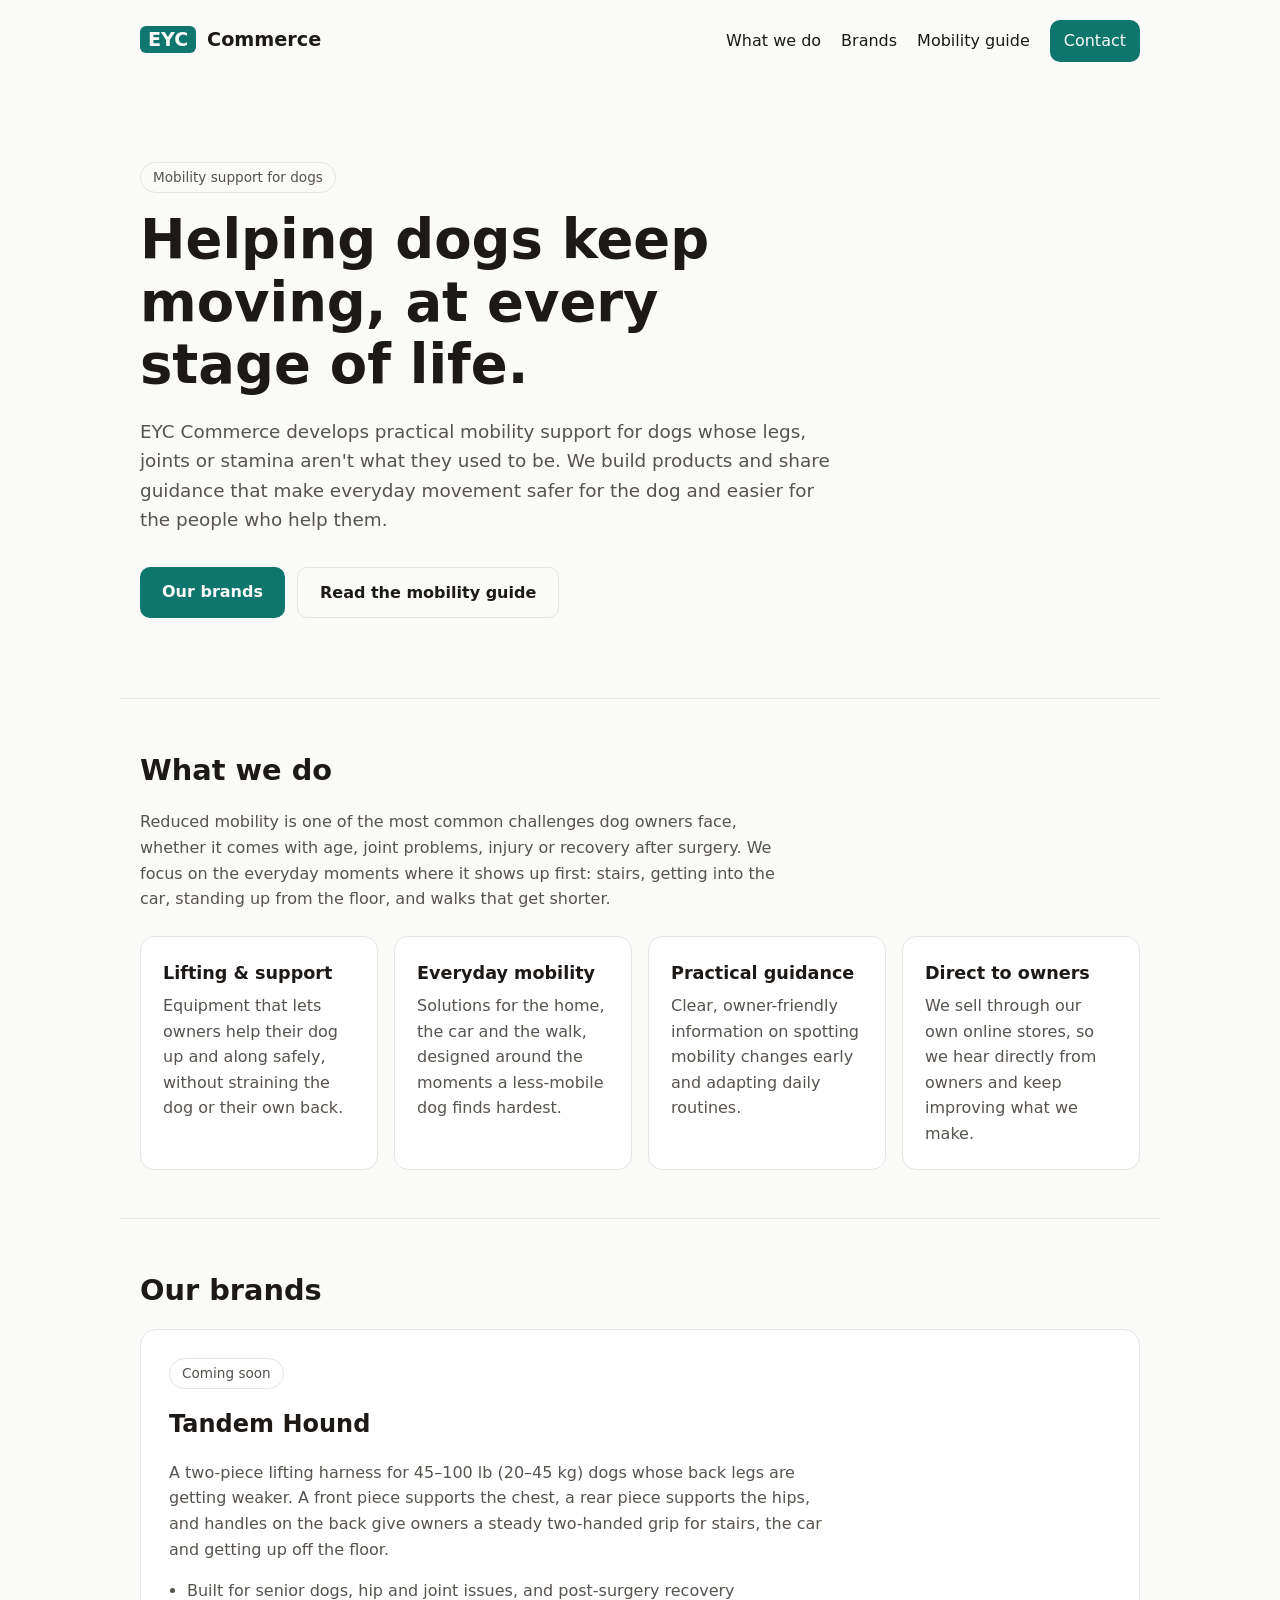
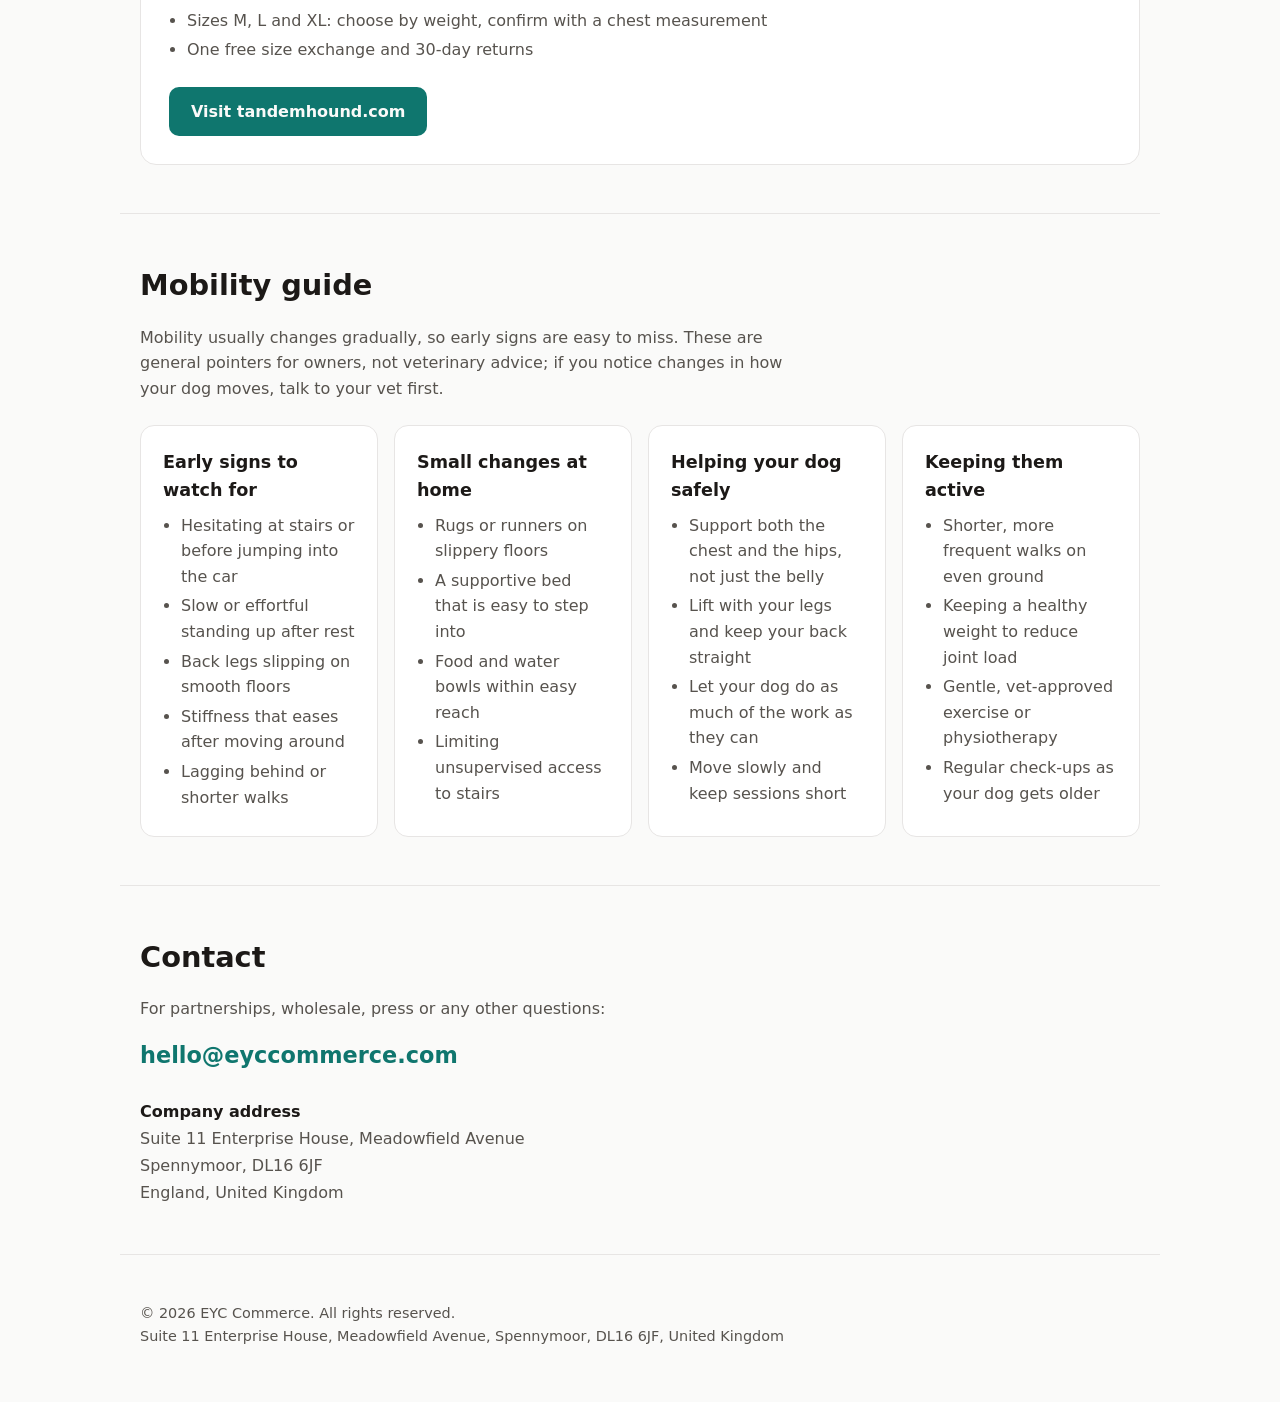
<file: index.html>
<!doctype html>
<html lang="en">
<head>
  <meta charset="utf-8">
  <meta name="viewport" content="width=device-width, initial-scale=1">
  <title>EYC Commerce — Mobility support for dogs</title>
  <meta name="description" content="EYC Commerce builds mobility support for dogs: practical products and plain-English guidance that help ageing, recovering and less-mobile dogs keep moving, and make life easier for the people who care for them.">
  <link rel="icon" href="assets/favicon.svg" type="image/svg+xml">
  <link rel="canonical" href="https://eyccommerce.com/">
  <meta property="og:title" content="EYC Commerce — Mobility support for dogs">
  <meta property="og:description" content="Practical products and guidance for dogs with weaker legs, and the people who help them.">
  <meta property="og:url" content="https://eyccommerce.com/">
  <link rel="stylesheet" href="assets/style.css?v=2">
  <script type="application/ld+json">
  {"@context":"https://schema.org","@type":"Organization","name":"EYC Commerce","url":"https://eyccommerce.com/","email":"hello@eyccommerce.com",
   "description":"Mobility support for dogs: products and guidance for ageing, recovering and less-mobile dogs.",
   "address":{"@type":"PostalAddress","streetAddress":"Suite 11 Enterprise House, Meadowfield Avenue","addressLocality":"Spennymoor","postalCode":"DL16 6JF","addressRegion":"England","addressCountry":"GB"},
   "brand":{"@type":"Brand","name":"Tandem Hound","url":"http://tandemhound.com/"}}
  </script>
</head>
<body>
  <header class="wrap nav">
    <a class="logo" href="/"><span>EYC</span> Commerce</a>
    <nav>
      <a href="#approach">What we do</a>
      <a href="#brands">Brands</a>
      <a href="#guide">Mobility guide</a>
      <a href="#contact" class="btn btn-sm">Contact</a>
    </nav>
  </header>

  <main>
    <section class="hero wrap">
      <p class="badge">Mobility support for dogs</p>
      <h1>Helping dogs keep moving, at every stage of life.</h1>
      <p class="lead">EYC Commerce develops practical mobility support for dogs whose legs, joints or stamina aren't what they used to be. We build products and share guidance that make everyday movement safer for the dog and easier for the people who help them.</p>
      <div class="cta">
        <a class="btn" href="#brands">Our brands</a>
        <a class="btn btn-ghost" href="#guide">Read the mobility guide</a>
      </div>
    </section>

    <section id="approach" class="wrap section">
      <h2>What we do</h2>
      <p>Reduced mobility is one of the most common challenges dog owners face, whether it comes with age, joint problems, injury or recovery after surgery. We focus on the everyday moments where it shows up first: stairs, getting into the car, standing up from the floor, and walks that get shorter.</p>
      <div class="grid">
        <article class="card"><h3>Lifting &amp; support</h3><p>Equipment that lets owners help their dog up and along safely, without straining the dog or their own back.</p></article>
        <article class="card"><h3>Everyday mobility</h3><p>Solutions for the home, the car and the walk, designed around the moments a less-mobile dog finds hardest.</p></article>
        <article class="card"><h3>Practical guidance</h3><p>Clear, owner-friendly information on spotting mobility changes early and adapting daily routines.</p></article>
        <article class="card"><h3>Direct to owners</h3><p>We sell through our own online stores, so we hear directly from owners and keep improving what we make.</p></article>
      </div>
    </section>

    <section id="brands" class="wrap section">
      <h2>Our brands</h2>
      <div class="brand">
        <div>
          <p class="badge">Coming soon</p>
          <h3>Tandem Hound</h3>
          <p>A two-piece lifting harness for 45–100 lb (20–45 kg) dogs whose back legs are getting weaker. A front piece supports the chest, a rear piece supports the hips, and handles on the back give owners a steady two-handed grip for stairs, the car and getting up off the floor.</p>
          <ul class="ticks">
            <li>Built for senior dogs, hip and joint issues, and post-surgery recovery</li>
            <li>Sizes M, L and XL: choose by weight, confirm with a chest measurement</li>
            <li>One free size exchange and 30-day returns</li>
          </ul>
          <a class="btn" href="http://tandemhound.com/">Visit tandemhound.com</a>
        </div>
      </div>
    </section>

    <section id="guide" class="wrap section">
      <h2>Mobility guide</h2>
      <p>Mobility usually changes gradually, so early signs are easy to miss. These are general pointers for owners, not veterinary advice; if you notice changes in how your dog moves, talk to your vet first.</p>
      <div class="grid">
        <article class="card">
          <h3>Early signs to watch for</h3>
          <ul>
            <li>Hesitating at stairs or before jumping into the car</li>
            <li>Slow or effortful standing up after rest</li>
            <li>Back legs slipping on smooth floors</li>
            <li>Stiffness that eases after moving around</li>
            <li>Lagging behind or shorter walks</li>
          </ul>
        </article>
        <article class="card">
          <h3>Small changes at home</h3>
          <ul>
            <li>Rugs or runners on slippery floors</li>
            <li>A supportive bed that is easy to step into</li>
            <li>Food and water bowls within easy reach</li>
            <li>Limiting unsupervised access to stairs</li>
          </ul>
        </article>
        <article class="card">
          <h3>Helping your dog safely</h3>
          <ul>
            <li>Support both the chest and the hips, not just the belly</li>
            <li>Lift with your legs and keep your back straight</li>
            <li>Let your dog do as much of the work as they can</li>
            <li>Move slowly and keep sessions short</li>
          </ul>
        </article>
        <article class="card">
          <h3>Keeping them active</h3>
          <ul>
            <li>Shorter, more frequent walks on even ground</li>
            <li>Keeping a healthy weight to reduce joint load</li>
            <li>Gentle, vet-approved exercise or physiotherapy</li>
            <li>Regular check-ups as your dog gets older</li>
          </ul>
        </article>
      </div>
    </section>

    <section id="contact" class="wrap section contact">
      <h2>Contact</h2>
      <p>For partnerships, wholesale, press or any other questions:</p>
      <a class="mail" href="mailto:hello@eyccommerce.com">hello@eyccommerce.com</a>
      <address class="addr">
        <strong>Company address</strong><br>
        Suite 11 Enterprise House, Meadowfield Avenue<br>
        Spennymoor, DL16 6JF<br>
        England, United Kingdom
      </address>
    </section>
  </main>

  <footer class="wrap footer">
    <p>© <span id="y">2026</span> EYC Commerce. All rights reserved.<br>
    Suite 11 Enterprise House, Meadowfield Avenue, Spennymoor, DL16 6JF, United Kingdom</p>
  </footer>
  <script>document.getElementById('y').textContent = new Date().getFullYear();</script>
</body>
</html>
</file>
<file: assets/style.css>
:root{--bg:#fafaf9;--fg:#1c1917;--muted:#57534e;--brand:#0f766e;--brand-2:#115e59;--card:#fff;--line:#e7e5e4}
@media (prefers-color-scheme:dark){:root{--bg:#0c0a09;--fg:#f5f5f4;--muted:#a8a29e;--brand:#2dd4bf;--brand-2:#5eead4;--card:#1c1917;--line:#292524}}
*{box-sizing:border-box}
html{scroll-behavior:smooth}
body{margin:0;background:var(--bg);color:var(--fg);font:16px/1.6 system-ui,-apple-system,"Segoe UI",Roboto,sans-serif}
a{color:var(--brand)}
.wrap{max-width:1040px;margin:0 auto;padding:0 20px}
.nav{display:flex;align-items:center;justify-content:space-between;padding-top:20px;padding-bottom:20px}
.nav nav{display:flex;gap:20px;align-items:center}
.nav nav a{text-decoration:none;color:var(--fg);font-weight:500}
.logo{font-weight:700;font-size:1.2rem;text-decoration:none;color:var(--fg)}
.logo span{background:var(--brand);color:var(--bg);padding:2px 8px;border-radius:6px;margin-right:4px}
.hero{padding-top:80px;padding-bottom:80px}
.badge{display:inline-block;border:1px solid var(--line);border-radius:999px;padding:4px 12px;font-size:.85rem;color:var(--muted);margin:0 0 16px}
h1{font-size:clamp(2rem,5vw,3.4rem);line-height:1.15;margin:0 0 20px;max-width:18ch}
.lead{font-size:1.15rem;color:var(--muted);max-width:60ch;margin:0 0 32px}
.cta{display:flex;gap:12px;flex-wrap:wrap}
.btn{display:inline-block;background:var(--brand);color:var(--bg)!important;text-decoration:none;padding:12px 22px;border-radius:10px;font-weight:600}
.btn:hover{background:var(--brand-2)}
.btn-sm{padding:8px 14px}
.btn-ghost{background:transparent;color:var(--fg)!important;border:1px solid var(--line)}
.btn-ghost:hover{background:var(--card)}
.section{padding-top:48px;padding-bottom:48px;border-top:1px solid var(--line)}
h2{font-size:1.8rem;margin:0 0 16px}
.section>p{color:var(--muted);max-width:65ch}
.grid{display:grid;grid-template-columns:repeat(auto-fit,minmax(220px,1fr));gap:16px;margin-top:24px}
.card{background:var(--card);border:1px solid var(--line);border-radius:14px;padding:22px}
.card h3{margin:0 0 6px;font-size:1.1rem}
.card p{margin:0;color:var(--muted)}
.mail{font-size:1.4rem;font-weight:700;text-decoration:none}
.footer{padding-top:32px;padding-bottom:40px;color:var(--muted);font-size:.9rem;border-top:1px solid var(--line)}
@media (max-width:560px){.nav nav a:not(.btn){display:none}.hero{padding-top:48px;padding-bottom:48px}}
.note{margin-top:20px;font-size:.95rem}
.addr{font-style:normal;color:var(--muted);margin-top:24px;line-height:1.7}.addr strong{color:var(--fg)}
.card ul{margin:8px 0 0;padding-left:18px;color:var(--muted)}
.card li{margin:4px 0}
.brand{background:var(--card);border:1px solid var(--line);border-radius:16px;padding:28px;margin-top:8px}
.brand h3{font-size:1.5rem;margin:0 0 8px}
.brand p{color:var(--muted);max-width:65ch}
.ticks{padding-left:18px;color:var(--muted);margin:0 0 24px}
.ticks li{margin:4px 0}
@media (max-width:720px){.nav nav a:not(.btn){display:none}}
</file>
